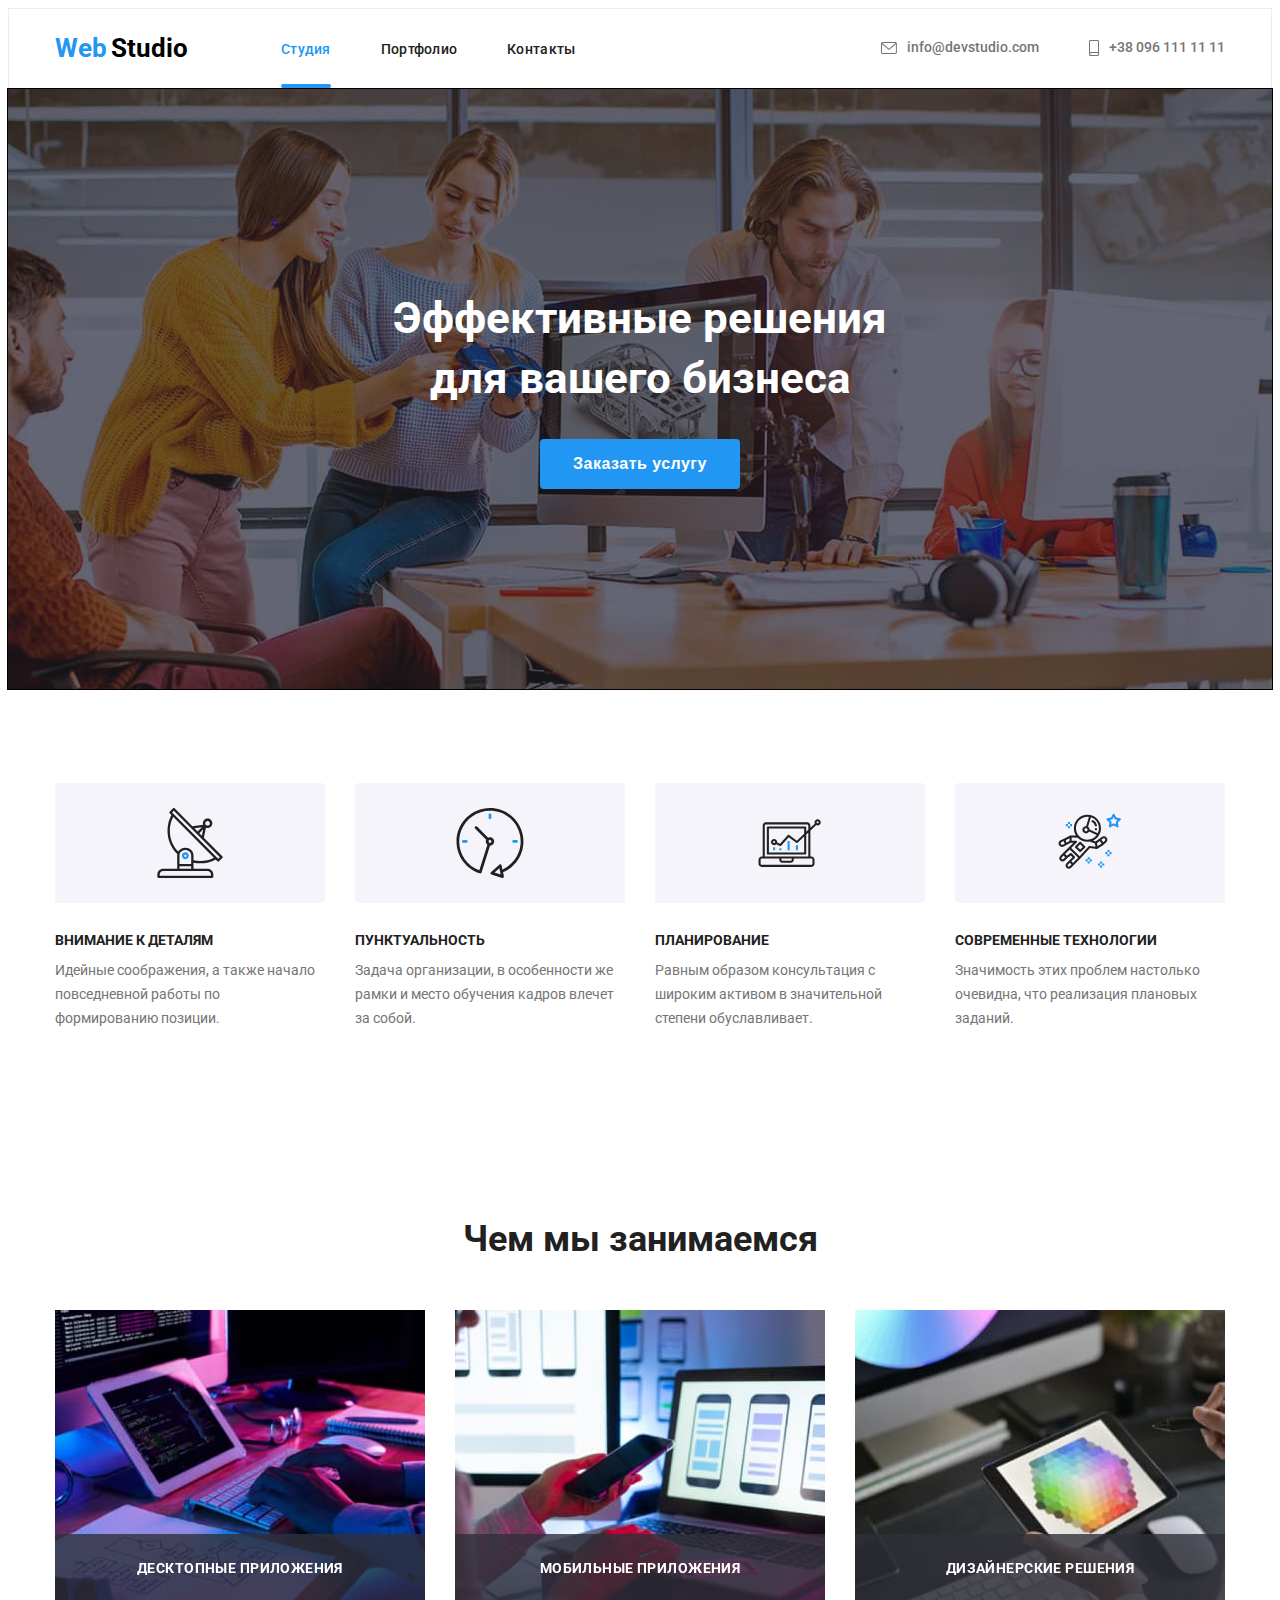
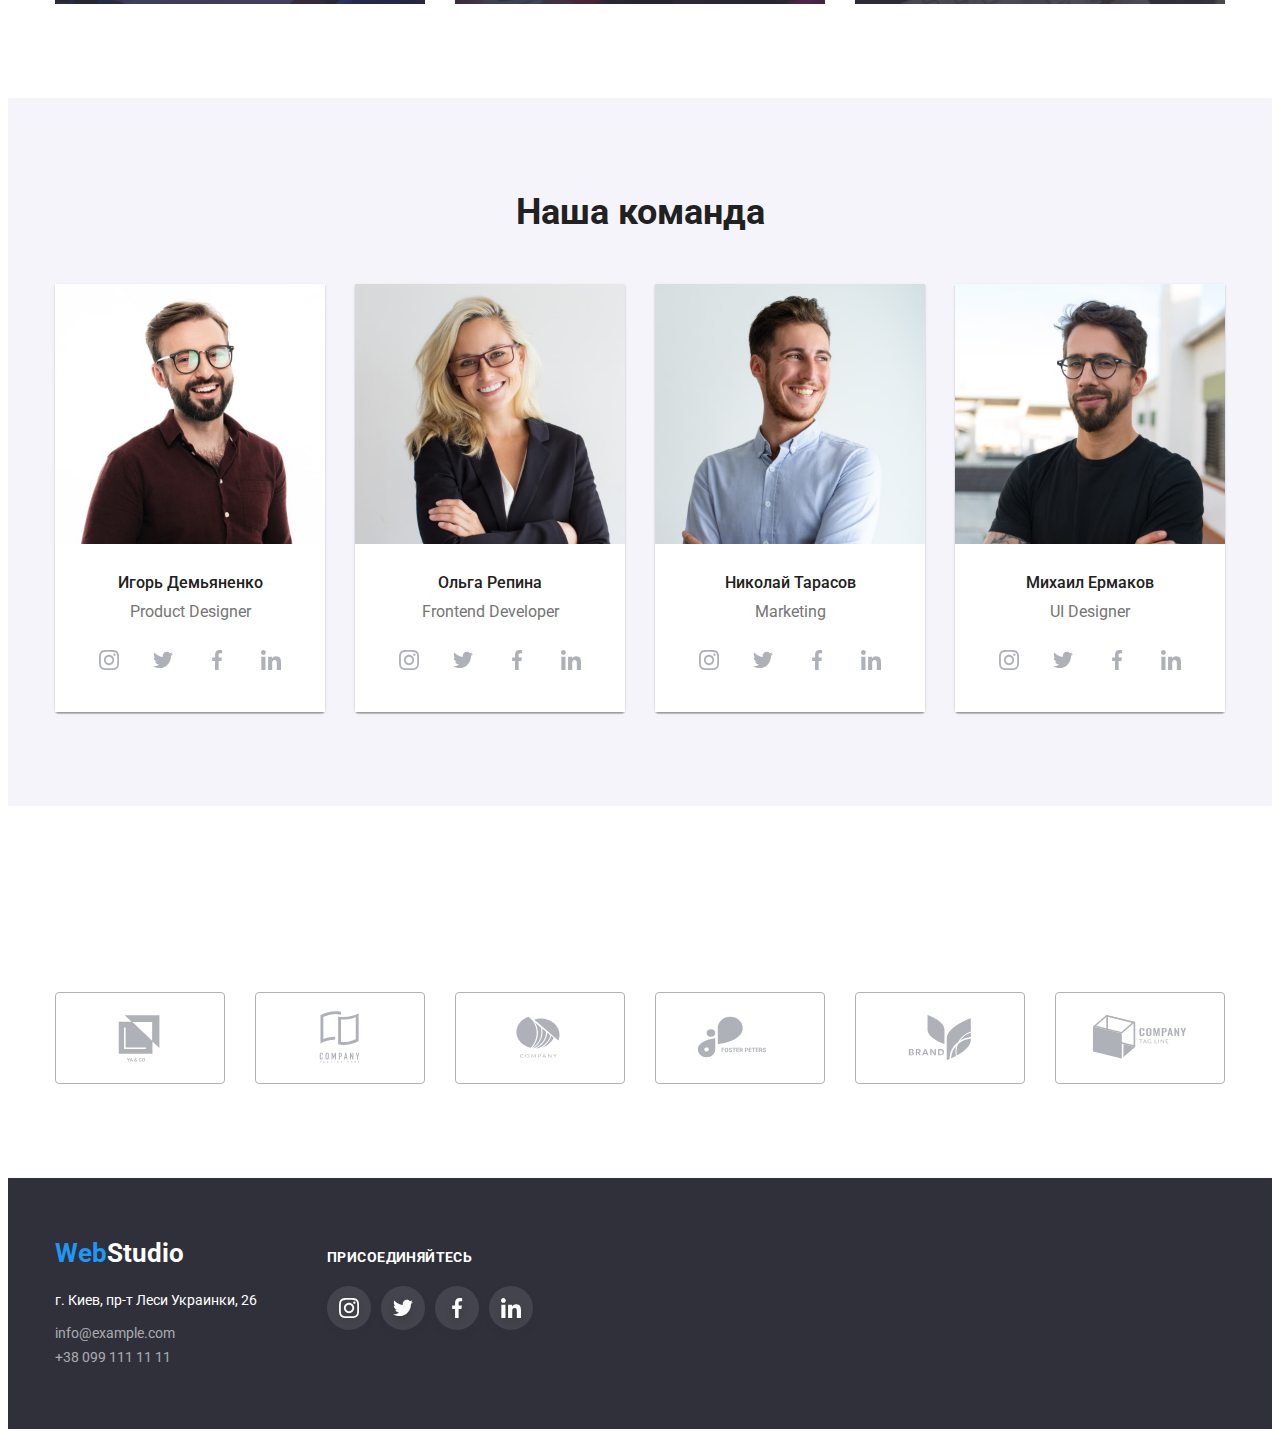
<file: index.html>
<!DOCTYPE html>
<html lang="ru">
  <head>
    <meta charset="UTF-8" />
    <meta http-equiv="X-UA-Compatible" content="IE=edge" />
    <meta name="viewport" content="width=device-width, initial-scale=1.0" />
    <title>Document</title>
    <link rel="preconnect" href="https://fonts.googleapis.com" />
    <link rel="preconnect" href="https://fonts.gstatic.com" crossorigin />

    <link
      rel="stylesheet"
      href="https://cdnjs.cloudflare.com/ajax/libs/modern-normalize/1.1.0/modern-normalize.min.css"
      integrity="sha512-wpPYUAdjBVSE4KJnH1VR1HeZfpl1ub8YT/NKx4PuQ5NmX2tKuGu6U/JRp5y+Y8XG2tV+wKQpNHVUX03MfMFn9Q=="
      crossorigin="anonymous"
      referrerpolicy="no-referrer"
    />
    <link rel="preconnect" href="https://fonts.googleapis.com">
<link rel="preconnect" href="https://fonts.gstatic.com" crossorigin>
<link href="https://fonts.googleapis.com/css2?family=Raleway:wght@700&family=Roboto:wght@400;500;700;900&display=swap" rel="stylesheet">
    <link rel="stylesheet" href="./css/styles.css" />
  </head>
  <body>
    <header class="header-nav">
      <div class="container">
        <!-- Верхняя линия -->
        <nav class="logo">
          <a href="" class="nav-logo"
            ><span class="logoweb">Web</span>
            <span class="logostudio"> Studio</span></a
          >
          <ul class="site-nav list">
            <li class="list-item"><a href="" class="site-nav-link current">Студия</a></li>
            <li class="list-item">
              <a href="./portfolio.html" class="site-nav-link ">Портфолио</a>
            </li>
            <li class="list-item"><a href="" class="site-nav-link ">Контакты</a></li>
          </ul>
        </nav>
        <ul class="auth-nav list">
          <li class="list-item">
            <a href="mailto:info@devstudio.com" class="auth-nav-link"><svg class="auth-nav-thumbnail-gmail" width="16" height="12">
              <use href="./image/symbol-defs.svg#icon-envelope"></use>
            </svg>
              info@devstudio.com</a>
            
          </li>
          <li class="list-item">
              
            <a  href="tel:+380961111111" class="auth-nav-link"><svg class="auth-nav-thumbnail-telefon" width="10" height="16">
              <use class="" href="./image/symbol-defs.svg#icon-smartphone"></use>
            </svg>
              +38 096 111 11 11
            </a>
          </li>
        </ul>
      </div>
    </header>
    <!-- Шапка профиля -->
    <main>
      
      <section class="heading-hero">
        <div class="overlya">
        <h1 class="hero-titele">
          Эффективные решения <br />для вашего бизнеса
        </h1>
        <button type="button" class="button" data-modal-open>Заказать услугу</button>
        </div>
        
        <div class="backrop is-hidden" data-modal>
          <div class="modal">

       <!-- <form action="" class="js-speaker-form">
         <h2>Оставьте свои данные, мы вам перезвоним</h2>
            <label for="">Имя</label>
               <input type="text" name="user-name">
            <label for="">Телефон</label>
               <input type="tel" name="tel" >
            <label for="mail">Почта</label>
               <input type="email" name="mail">
               <input type="checkbox" name="" value="">
            <button type="submit">Отправить</button>

      </form> -->
        
            <button data-modal-close class="button-exit" >
              <svg width="18" height="18" > <use href="./image/symbol-defs.svg#icon-close">
              </use></svg>
            </button>
          </div>
        </div>
       
      </section>
      

      <!-- Особенности -->

      <section class="section">
        <div class="container">
          <h2 class="visually-hidden">Наши преимущества</h2>
          <ul class="feature-list">
            <li class="feature-item">
              <div class="feature-box">
              <svg class="feature-icon"width="70" height="70">
                <use href="./image/symbol-defs.svg#icon-antenna"  ></use>
              </svg></div>
              <h3 class="feature-list-title">ВНИМАНИЕ К ДЕТАЛЯМ</h3>
              <p class="feature-list-text">
                Идейные соображения, а также начало повседневной работы по
                формированию позиции.
              </p>
            </li>
            <li class="feature-item">
              <div class="feature-box">
              <svg class="feature-icon"width="70" height="70">
                <use class="feature-icon-thumb" href="./image/symbol-defs.svg#icon-clock"></use>
              </svg></div>
              <h3 class="feature-list-title">ПУНКТУАЛЬНОСТЬ</h3>
              <p class="feature-list-text">
                Задача организации, в особенности же рамки и место обучения
                кадров влечет за собой.
              </p>
            </li>
            <li class="feature-item">
              <div class="feature-box">
              <svg class="feature-icon"width="70" height="70">
                <use href="./image/symbol-defs.svg#icon-diagram" ></use>
              </svg></div>
              <h3 class="feature-list-title">ПЛАНИРОВАНИЕ</h3>
              <p class="feature-list-text">
                Равным образом консультация с широким активом в значительной
                степени обуславливает.
              </p>
            </li>
            <li class="feature-item">
              <div class="feature-box">
              <svg class="feature-icon"width="70" height="70">
                <use href="./image/symbol-defs.svg#icon-astronaut" ></use>
              </svg></div>
              <h3 class="feature-list-title">СОВРЕМЕННЫЕ ТЕХНОЛОГИИ</h3>
              <p class="feature-list-text">
                Значимость этих проблем настолько очевидна, что реализация
                плановых заданий.
              </p>
            </li>
          </ul>
        </div>
      </section>
      <!-- Ознакомление  -->
      <section class="section-desc section">
        <div class="container">
          <h2 class="section-title">Чем мы занимаемся</h2>
          <ul class="section-fotowork">
            <li class="section-fotowork-box">
              <img class="section-img" src="image/box1.jpg" alt="работа версткой" width="370" />
              <h3 class="section-subtitle">Десктопные приложения</h3>
            </li>
            <li class="section-fotowork-box">
              <img src="image/box2.jpg" alt="работа с дизайном" width="370" />
              <h3 class="section-subtitle">Мобильные приложения</h3>
            </li>
            <li class="section-fotowork-box">
              <img src="image/box3.jpg" alt="работа с графикой" width="370" />
              <h3 class="section-subtitle">Дизайнерские решения</h3>
            </li>
          </ul>
        </div>
      </section>
      <!-- Команда -->

       <section class="section section-sectionimg">
        <div class="container">
          <h2 class="section-commands">Наша команда</h2>
          <ul class="team">
            <li class="team-item">
              <img src="image/img.jpg" alt="Игорь Демьяненко" width="270" />
              <div class="team-box">
                <h3 class="team-title">Игорь Демьяненко</h3>
                <p class="team-text">Product Designer</p>
                <ul class="team-socials">
                  <li class="team-list">                   
                     <a href="https://www.instagram.com/?hl=ru" class="team-list-link"> 
                      <svg  class="team-icon"width="20" height="20" >
                      <use href="./image/symbol-defs.svg#icon-instagram" >
                      </use>
                    </svg></a></li>
                     <li class="team-list"> 
                       <a href="https://www.instagram.com/?hl=ru" class="team-list-link"> <svg  class="team-icon"width="20" height="20" >
                      <use href="./image/symbol-defs.svg#icon-twitter" >
                      </use>
                    </svg></a></li>
                  <li class="team-list">  
                    <a href="https://www.instagram.com/?hl=ru" class="team-list-link"> <svg  class="team-icon"width="20" height="20" >
                      <use href="./image/symbol-defs.svg#icon-facebook" >
                      </use>
                    </svg></a></li>
                   <li class="team-list">
                      <a href="https://www.instagram.com/?hl=ru" class="team-list-link"> <svg  class="team-icon"width="20" height="20" >
                      <use href="./image/symbol-defs.svg#icon-linkedin" >
                      </use>
                    </svg></a>
                  </li>
                </ul>
              </div>
            </li>

            <li class="team-item">
              <img src="image/img1.1.jpg" alt="Ольга Репина" width="270" />
              <div class="team-box">
                <h3 class="team-title">Ольга Репина</h3>
                <p class="team-text">Frontend Developer</p>
                <ul class="team-socials">
                  <li class="team-list">                   
                      <a href="https://www.instagram.com/?hl=ru" class="team-list-link"> <svg  class="team-icon"width="20" height="20" >
                      <use href="./image/symbol-defs.svg#icon-instagram" >
                      </use>
                    </svg></a></li>
                     <li class="team-list"> 
                       <a href="https://www.instagram.com/?hl=ru" class="team-list-link"> <svg  class="team-icon"width="20" height="20" >
                      <use href="./image/symbol-defs.svg#icon-twitter" >
                      </use>
                    </svg></a></li>
                  <li class="team-list">  
                    <a href="https://www.instagram.com/?hl=ru" class="team-list-link"> <svg  class="team-icon"width="20" height="20" >
                      <use href="./image/symbol-defs.svg#icon-facebook" >
                      </use>
                    </svg></a></li>
                   <li class="team-list">
                      <a href="https://www.instagram.com/?hl=ru" class="team-list-link"> <svg  class="team-icon"width="20" height="20" >
                      <use href="./image/symbol-defs.svg#icon-linkedin" >
                      </use>
                    </svg></a>
                  </li>
                </ul>
              </div>
            </li>

            <li class="team-item">
              <img src="image/img1.2.jpg" alt="Николай Тарасов" width="270" />
              <div class="team-box">
                <h3 class="team-title">Николай Тарасов</h3>
                <p class="team-text">Marketing</p>
                <ul class="team-socials">
                  <li class="team-list">                   
                      <a href="https://www.instagram.com/?hl=ru" class="team-list-link"> <svg  class="team-icon"width="20" height="20" >
                      <use href="./image/symbol-defs.svg#icon-instagram" >
                      </use>
                    </svg></a></li>
                     <li class="team-list"> 
                       <a href="https://www.instagram.com/?hl=ru" class="team-list-link"> <svg  class="team-icon"width="20" height="20" >
                      <use href="./image/symbol-defs.svg#icon-twitter" >
                      </use>
                    </svg></a></li>
                  <li class="team-list">  
                    <a href="https://www.instagram.com/?hl=ru" class="team-list-link"> <svg  class="team-icon"width="20" height="20" >
                      <use href="./image/symbol-defs.svg#icon-facebook" >
                      </use>
                    </svg></a></li>
                   <li class="team-list">
                      <a href="https://www.instagram.com/?hl=ru" class="team-list-link"> <svg  class="team-icon"width="20" height="20" >
                      <use href="./image/symbol-defs.svg#icon-linkedin" >
                      </use>
                    </svg></a>
                  </li>
                </ul>
              </div>
            </li>

            <class class="team-item">
              <img src="image/img1.3.jpg" alt="Михаил Ермаков" width="270" />
              <div class="team-box">
                <h3 class="team-title">Михаил Ермаков</h3>
                <p class="team-text">UI Designer</p>
                <ul class="team-socials">
                  <li class="team-list">                   
                      <a href="https://www.instagram.com/?hl=ru" class="team-list-link"> <svg  class="team-icon"width="20" height="20" >
                      <use href="./image/symbol-defs.svg#icon-instagram" >
                      </use>
                    </svg></a></li>
                     <li class="team-list"> 
                       <a href="https://www.instagram.com/?hl=ru" class="team-list-link"> <svg  class="team-icon"width="20" height="20" >
                      <use href="./image/symbol-defs.svg#icon-twitter" >
                      </use>
                    </svg></a></li>
                  <li class="team-list">  
                    <a href="https://www.instagram.com/?hl=ru" class="team-list-link"> <svg  class="team-icon"width="20" height="20" >
                      <use href="./image/symbol-defs.svg#icon-facebook" >
                      </use>
                    </svg></a></li>
                   <li class="team-list">
                      <a href="https://www.instagram.com/?hl=ru" class="team-list-link"> <svg  class="team-icon"width="20" height="20" >
                      <use href="./image/symbol-defs.svg#icon-linkedin" >
                      </use>
                    </svg></a></li></ul></div>
            </class>
          </ul>
        </div>
      </section>
      <section class="section">
        <div class="container">
          <h2 class="section-text">Постоянные клиенты</h2>
          <ul class="section-list">
            <li class="section-items">
              <a class="section-link" href="">
              <svg class="section-socials" width="106" height="60">  
              <use href="./image/symbol-defs.svg#icon-Logotwo" ></use>
              </svg>
              </a>    
            </li>
            <li class="section-items">
              <a class="section-link" href="">
              <svg class="section-socials" width="106" height="60">  
              <use href="./image/symbol-defs.svg#icon-Logo" ></use>
              </svg>
              </a>   
            </li>
            <li class="section-items">
              <a class="section-link" href="">
              <svg class="section-socials" width="106" height="60">  
              <use href="./image/symbol-defs.svg#icon-Logothree" ></use>
              </svg>
              </a>   
            </li>
              <li  class="section-items">
                <a class="section-link" href="">
              <svg class="section-socials" width="106" height="60">  
              <use href="./image/symbol-defs.svg#icon-Logofour" ></use>
              </svg>
              </a>   
              </li>
              <li  class="section-items">
                <a class="section-link" href="">
              <svg class="section-socials" width="106" height="60">  
              <use href="./image/symbol-defs.svg#icon-Logofive" ></use>
              </svg>
              </a>   
              </li>
              <li class="section-items">
                <a class="section-link" href="">
              <svg class="section-socials" width="106" height="60">  
              <use href="./image/symbol-defs.svg#icon-Logosix" ></use>
              </svg>
              </a>   
              </li>
          </ul>
        </div>
      </section>
    </main>
    <!-- Подвал -->
    <footer class="footer">
      <div class="container content">
      <div class="footer-holder">
      <a href="" class="logofooter"
        ><span class="logoweb">Web</span
        ><span class="logostudioblack">Studio</span></a
      >
      <address class="address-text">
        
        <ul class="address-items">
          <li class="address-items-text">
            <a href="" class="address-items-link">г. Киев, пр-т Леси Украинки, 26</a>
          </li>
          <li><a href="" class="address-link">info@example.com</a></li>
          <li><a href="" class="address-link">+38 099 111 11 11</a></li>
        </ul> </div> 
       <div class="footer-box">
         <h2 class="footer-title">Присоединяйтесь</h2>
            <ul class="footer-socials">
                <li class="footer-list">                   
                    <a href="https://www.instagram.com/?hl=ru" class="footer-link"> <svg  class="footer-icon" width="20" height="20">
                      <use href="./image/symbol-defs.svg#icon-instagram" ></use></svg></a></li>
             <li class="footer-list">                   
                    <a href="https://twitter.com" class="footer-link"> <svg  class="footer-icon"width="20" height="20" >
                      <use href="./image/symbol-defs.svg#icon-twitter" ></use></svg></a></li>

            <li class="footer-list">                   
                    <a href="https://www.facebook.com" class="footer-link"> <svg  class="footer-icon" width="20" height="20">
                      <use href="./image/symbol-defs.svg#icon-facebook" ></use></svg></a></li>
                      <li class="footer-list">                   
                    <a href="https://ru.linkedin.com" class="footer-link"> <svg  class="footer-icon" width="20" height="20" >
                      <use href="./image/symbol-defs.svg#icon-linkedin"></use></svg></a></li>

             
             
                   
      </div>
      </div>
      <!-- <form>
  <label>
    Подпишитесь на рассылку
    <input type="email" name="email" placeholder="E-mail">
  </label>
  <button type="submit">Подписаться</button>
</form> -->
      </address>
    </footer>
    <script src="./js/modal.js"></script>
    <!-- <script>
    (() => {
  document.querySelector('.js-speaker-form').addEventListener('submit', e => {
    e.preventDefault();

    new FormData(e.currentTarget).forEach((value, name) =>
      console.log(`${name}: ${value}`),
    );
  });
})();
</script> -->
  </body>
</html>
</file>
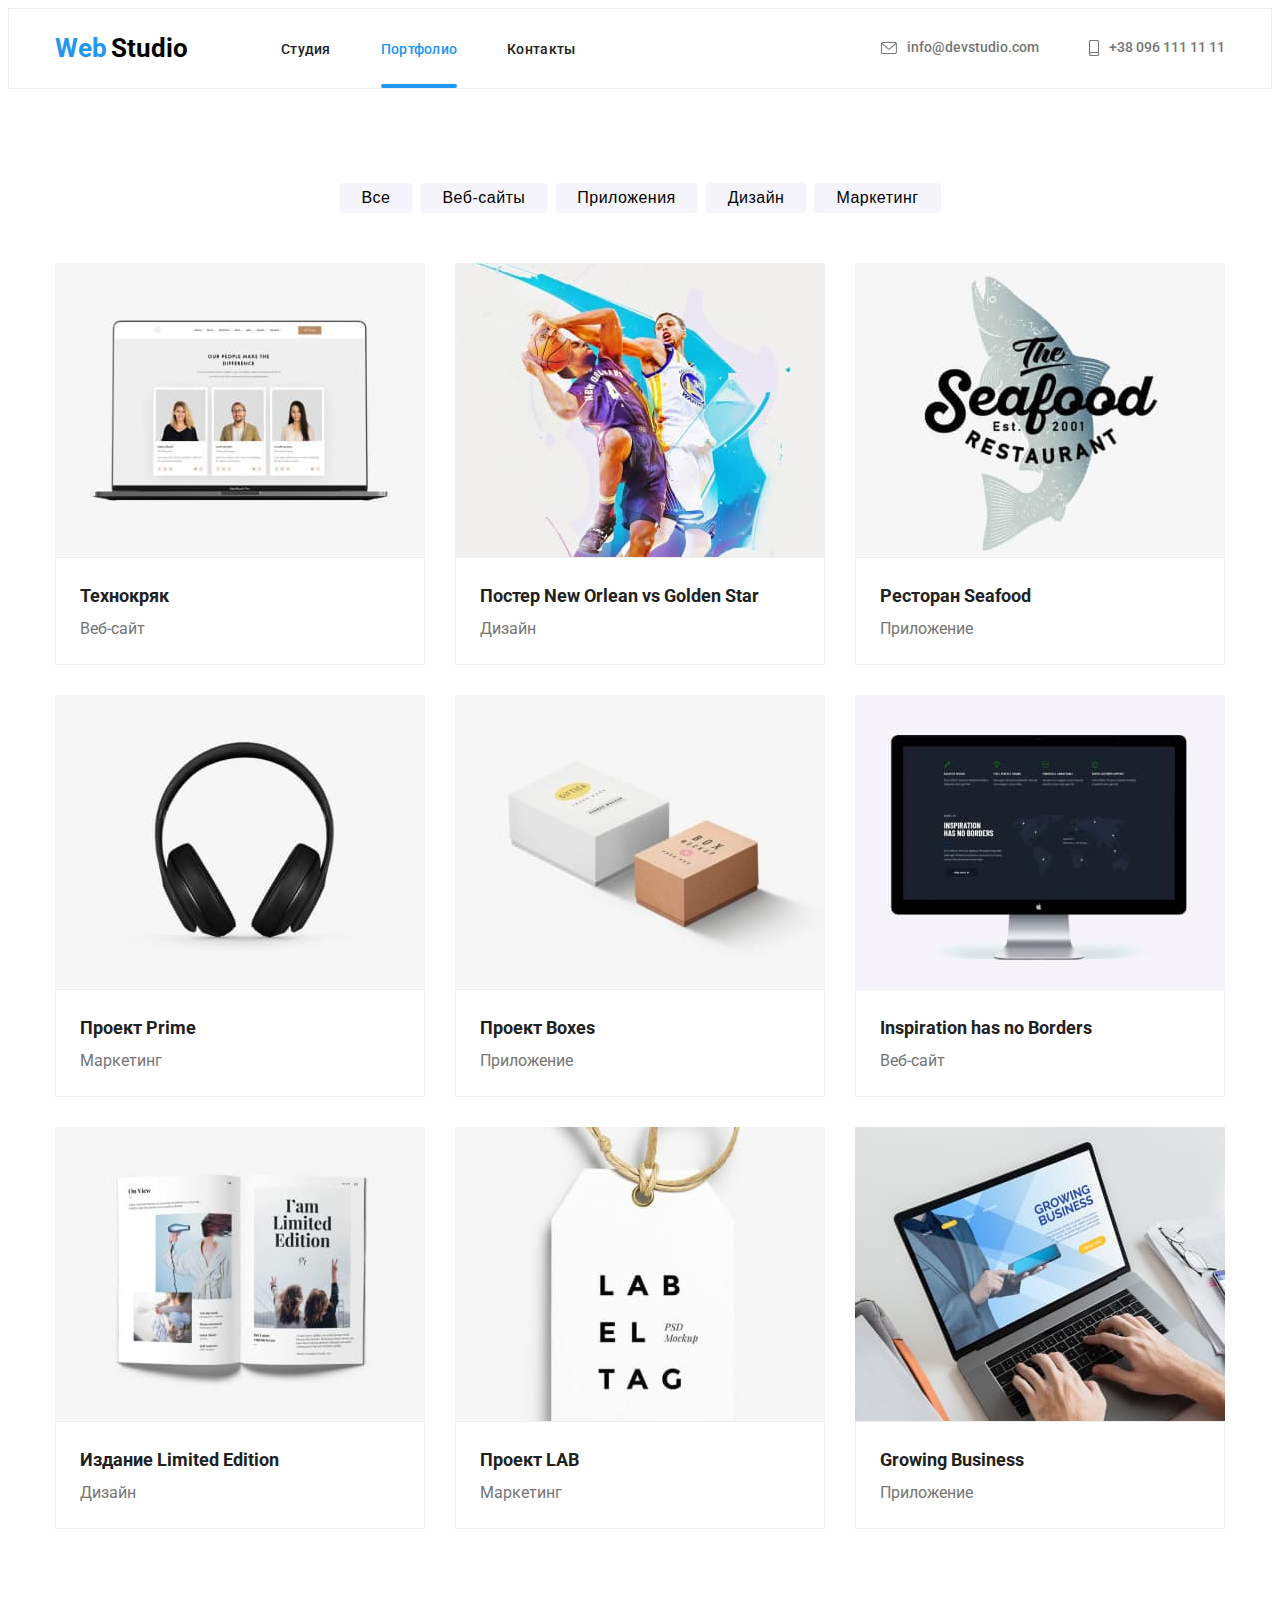
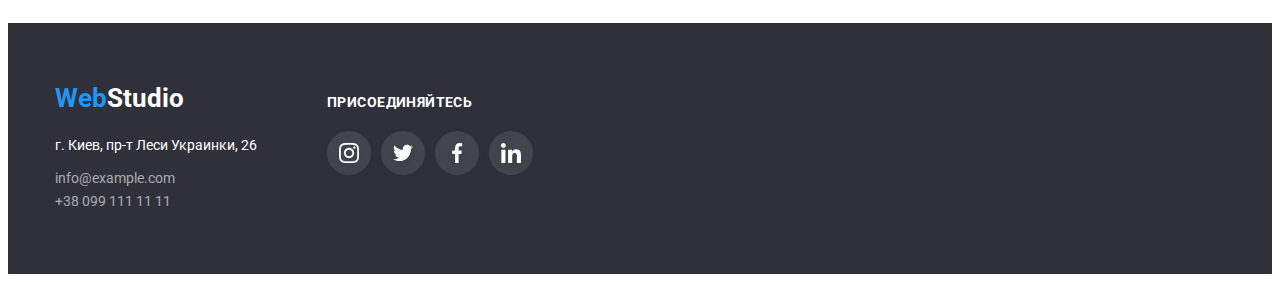
<file: portfolio.html>
<!DOCTYPE html>
<html lang="ru">
  <head>
    <meta charset="UTF-8" />
    <meta http-equiv="X-UA-Compatible" content="IE=edge" />
    <meta name="viewport" content="width=device-width, initial-scale=1.0" />
    <title>Document</title>
    <link
      rel="stylesheet"
      href="https://cdnjs.cloudflare.com/ajax/libs/modern-normalize/1.1.0/modern-normalize.min.css"
      integrity="sha512-wpPYUAdjBVSE4KJnH1VR1HeZfpl1ub8YT/NKx4PuQ5NmX2tKuGu6U/JRp5y+Y8XG2tV+wKQpNHVUX03MfMFn9Q=="
      crossorigin="anonymous"
      referrerpolicy="no-referrer"
    />

    <link rel="preconnect" href="https://fonts.googleapis.com" />
    <link rel="preconnect" href="https://fonts.gstatic.com" crossorigin />
    <link
      href="https://fonts.googleapis.com/css2?family=Raleway:wght@700&family=Roboto:wght@400;500;700;900&display=swap"
      rel="stylesheet"
    />
    <link rel="stylesheet" href="./css/styles.css" />
  </head>
  <body>
    <header class="header-nav">
      <div class="container">
        <!-- Верхняя линия -->
        <nav class="logo">
          <a href="" class="nav-logo"
            ><span class="logoweb">Web</span>
            <span class="logostudio"> Studio</span></a
          >
          <ul class="site-nav list">
            <li class="list-item"><a href="./index.html" class="site-nav-link">Студия</a></li>
            <li class="list-item">
              <a href="./portfolio.html" class="site-nav-link current">Портфолио</a>
            </li>
            <li class="list-item"><a href="" class="site-nav-link">Контакты</a></li>
          </ul>
        </nav>
        <ul class="auth-nav list">
          <li class="list-item">
            <a href="mailto:info@devstudio.com" class="auth-nav-link"><svg class="auth-nav-thumbnail-gmail" width="16" height="12">
              <use href="./image/symbol-defs.svg#icon-envelope"></use>
            </svg>
              info@devstudio.com</a>
            
          </li>
          <li class="list-item">
              
            <a  href="tel:+380961111111" class="auth-nav-link"><svg class="auth-nav-thumbnail-telefon" width="10" height="16">
              <use class="" href="./image/symbol-defs.svg#icon-smartphone"></use>
            </svg>
              +38 096 111 11 11
            </a>
          </li>
        </ul>
      </div>
    </header>
    <main></main>
      <section class="section">
        <div class="container">
          <h1 class="visually-hidden">Быстрый переход на страницу</h1>
          <ul class="button-menu">
            <li class="button-item"><button type="button" class="button-box">Все</button></li>
            <li class="button-item"><button type="button" class="button-box">Веб-сайты</button></li>
            <li class="button-item">
              <button type="button" class="button-box">Приложения</button>
            </li>
            <li class="button-item"><button type="button" class="button-box">Дизайн</button></li>
            <li class="button-item"><button type="button" class="button-box">Маркетинг</button></li>
          </ul>
          <ul class="section-table">
         <li class="table-img">    
                 <a href="" class="table-link">
                   <div class="table-overlay">
                    <img src="./image/img2.1.jpg" alt="Наш сайт" width="370" />
            <p class="table-text">Технокряк это современная площадка распространения коронавируса. Компании используют эту платформу для цифрового шпионажа и атак на защищённые сервера конкурентов.</p>

              </div>
                <div class="cards">
                <h2 class="description">Технокряк</h2>
                <p class="direction">Веб-сайт</p>
              </div></a>
            </li>
         <li class="table-img">
              <a href="" class="table-link">
                <div class="table-overlay">
                  <img
                src="./image/img2.2.jpg"
                alt="Динамическая картинка"
                width="370"
              />
              <p class="table-text">Технокряк это современная площадка распространения коронавируса. Компании используют эту платформу для цифрового шпионажа и атак на защищённые сервера конкурентов.</p>
              </div>
              <div class="cards">
                <h2 class="description">Постер New Orlean vs Golden Star</h2> 
                <p class="direction">Дизайн</p>
              </div></a>
            </li>
         <li class="table-img">
             <a href="" class="table-link"> 
               <div class="table-overlay">

               <img
                src="./image/img2.3.jpg"
                alt="Логотип ресторана"
                width="370"
              /><p class="table-text">Технокряк это современная площадка распространения коронавируса. Компании используют эту платформу для цифрового шпионажа и атак на защищённые сервера конкурентов.</p></div>
              <div class="cards">
                <h2 class="description">Ресторан Seafood</h2>
                <p class="direction">Приложение</p>
              </div></a>
            </li>
         <li class="table-img">
              <a href="" class="table-link">
                <div class="table-overlay">

                </class><img src="./image/img2.4.jpg" alt="Наушники" width="370" />
              <p class="table-text">Технокряк это современная площадка распространения коронавируса. Компании используют эту платформу для цифрового шпионажа и атак на защищённые сервера конкурентов.</p>
            </div>
                <div class="cards">
                <h2 class="description">Проект Prime</h2>
                <p class="direction">Маркетинг</p>
              </div></a>
            </li>
         <li class="table-img">
              <a href="" class="table-link">
                <div class="table-overlay">
                  <img src="./image/img2.5.jpg" alt="Коробки" width="370" />
             <p class="table-text">Технокряк это современная площадка распространения коронавируса. Компании используют эту платформу для цифрового шпионажа и атак на защищённые сервера конкурентов.</p>
            </div>
                <div class="cards">
                <h2 class="description">Проект Boxes</h2>
                <p class="direction">Приложение</p>
              </div></a>
            </li>
          <li class="table-img">
             <a href="" class="table-link"> 
               <div class="table-overlay">
                 <img src="./image/img2.6.jpg" alt="Монитор" width="370" />
              <p class="table-text">Технокряк это современная площадка распространения коронавируса. Компании используют эту платформу для цифрового шпионажа и атак на защищённые сервера конкурентов.</p>
            </div>
              <div class="cards">
                <h2 class="description">Inspiration has no Borders</h2>
                <p class="direction">Веб-сайт</p>
              </div></a>
            </li>

           <li class="table-img">
              <a href="" class="table-link">
                <div class="table-overlay">
                  <img src="./image/img2.7.jpg" alt="Книга" width="370" />
              <p class="table-text">Технокряк это современная площадка распространения коронавируса. Компании используют эту платформу для цифрового шпионажа и атак на защищённые сервера конкурентов.</p>
            </div>
                <div class="cards">
                <h2 class="description">Издание Limited Edition</h2>
                <p class="direction">Дизайн</p>
              </div></a>
            </li>
           <li class="table-img">
              <a href="" class="table-link">
                <div class="table-overlay">
                  <img src="./image/img2.8.jpg" alt="Бирка" width="370" />
              <p class="table-text">Технокряк это современная площадка распространения коронавируса. Компании используют эту платформу для цифрового шпионажа и атак на защищённые сервера конкурентов.</p>
            </div>
                <div class="cards">
                <h2 class="description">Проект LAB</h2>
                <p class="direction">Маркетинг</p>
              </div></a>
            </li>
           <li class="table-img">
              <a href="" class="table-link">
                <div class="table-overlay">
                  <img
                src="./image/img2.9.jpg"
                alt="Работа за ноутбуком"
                width="370"
              />
              <p class="table-text">Технокряк это современная площадка распространения коронавируса. Компании используют эту платформу для цифрового шпионажа и атак на защищённые сервера конкурентов.</p>
            </div>
              <div class="cards">
                <h3 class="description">Growing Business</h3>
                <p class="direction">Приложение</p>
              </div></a>
            </li>
          </ul>
        </div>
      </section>
    </main>
    <footer class="footer">
      <div class="container content">
      <div class="footer-holder">
      <a href="" class="logofooter"
        ><span class="logoweb">Web</span
        ><span class="logostudioblack">Studio</span></a
      >
      <address class="address-text">
        
        <ul class="address-items">
          <li class="address-items-text">
            <a href="" class="address-items-link">г. Киев, пр-т Леси Украинки, 26</a>
          </li>
          <li><a href="" class="address-link">info@example.com</a></li>
          <li><a href="" class="address-link">+38 099 111 11 11</a></li>
        </ul> </div> 
       <div class="footer-box">
         <h2 class="footer-title">Присоединяйтесь</h2>
            <ul class="footer-socials">
                <li class="footer-list">                   
                    <a href="https://www.instagram.com/?hl=ru" class="footer-link"> <svg  class="footer-icon" width="20" height="20">
                      <use href="./image/symbol-defs.svg#icon-instagram" ></use></svg></a></li>
             <li class="footer-list">                   
                    <a href="https://twitter.com" class="footer-link"> <svg  class="footer-icon"width="20" height="20" >
                      <use href="./image/symbol-defs.svg#icon-twitter" ></use></svg></a></li>

            <li class="footer-list">                   
                    <a href="https://www.facebook.com" class="footer-link"> <svg  class="footer-icon" width="20" height="20">
                      <use href="./image/symbol-defs.svg#icon-facebook" ></use></svg></a></li>
                      <li class="footer-list">                   
                    <a href="https://ru.linkedin.com" class="footer-link"> <svg  class="footer-icon" width="20" height="20" >
                      <use href="./image/symbol-defs.svg#icon-linkedin"></use></svg></a></li>          
      </div>
      </div>
      </address>
    </footer>
  </body>
</html>
</file>
<file: css/styles.css>
/* Основной текст #212121 */
/* вторичный текст #757575 */
/* основной фон #FFFFFF */
/* вторичный фон #EEEEEE */
/* текст порфолио #F5F4FA */
/* вставки #2196F3 */
*,
*::before,
*::after {
  box-sizing: border-box;
}
:root {
  --primary-text-color: #212121;
  --title-text-color: #757575;
  --accent-color: #2196f3;
  --main-background: #ffffff;
  --secondary-background: #eeeeee;
}

body {
  font-family: "Roboto", sans-serif;
  color: var(--primary-text-color);
  background-color: #ffffff;
}
p,
h1,
h2,
h3,
h4,
h5,
h6 {
  margin-top: 0;
  margin-bottom: 0;
}
ul {
  margin-top: 0;
  margin-bottom: 0;
  padding-left: 0;
}
img {
  display: block;
  /* width: auto; */
}
.list {
  list-style: none;
}
a {
  text-decoration: none;
}
.container {
  width: 1200px;
  padding-left: 15px;
  padding-right: 15px;
  margin: 0 auto;
}
.header-nav {
  padding-top: 24px;
  padding-bottom: 24px;
  border: 1px solid #ececec;
}
.header-nav .container {
  display: flex;
  align-items: center;
}
.logo {
  display: flex;
  align-items: center;
}
.nav-logo {
  margin-right: 93px;
}
/* sate nav */
.site-nav {
  display: flex;
  position: relative;
  letter-spacing: 0.02em;
}
.list-item-link:hover,
.list-item-link:focus {
  fill: var(--accent-color);
}
/* .list-item-link {
  width: 100%;
  height: 100%;
  align-items: center;
} */
.list-item:not(:last-child) {
  margin-right: 50px;
  fill: #757575;
}
.site-nav-link:not(:last-child) {
  margin-right: 50px;
}

.site-nav-link {
  position: relative;
  text-decoration: none;
  padding-top: 32px;
  padding-bottom: 30px;
  letter-spacing: 0.02em;
  font-weight: 500;
  font-size: 14px;
  line-height: 1.14;
  color: #212121;
  transition-property: color;
  transition-duration: 250ms;
  transition-timing-function: cubic-bezier(0.4, 0, 0.2, 1);
}
.current {
  color: var(--accent-color);
}
.current::after {
  position: absolute;
  display: block;
  content: "";
  height: 4px;
  min-width: 100%;
  border-radius: 2px;
  background-color: var(--accent-color);
  bottom: -1px;
}

.auth-nav {
  display: flex;
  margin-left: auto;
}

.auth-nav-link:last-child {
  display: flex;
  color: var(--title-text-color);
  font-weight: 500;
  font-size: 14px;
  line-height: 1.14;
  width: 100%;
  height: 100%;
  align-items: center;
  transition-property: color;
  transition-duration: 250ms;
  transition-timing-function: cubic-bezier(0.4, 0, 0.2, 1);
}

/* навигация */
.auth-nav-link:hover,
.auth-nav-link:focus {
  color: var(--accent-color);
}
.auth-nav-thumbnail-telefon {
  margin-right: 10px;
  fill: currentColor;
}
.auth-nav-thumbnail-gmail {
  margin-right: 10px;
  fill: currentColor;
}
.site-nav-link:hover,
.site-nav-link:focus {
  color: var(--accent-color);
}
li {
  list-style-type: none;
  /* Убираем маркеры */
}
/* logo */
.logoweb {
  font-weight: 700;
  font-size: 26px;
  line-height: 1.19;
  color: var(--accent-color);
  transition-property: color;
  transition-duration: 250ms;
  transition-timing-function: cubic-bezier(0.4, 0, 0.2, 1);
}
.logostudio {
  font-weight: 700;
  font-size: 26px;
  line-height: 1.19;
  color: #000;
}
.logostudioblack {
  font-weight: 700;
  font-size: 26px;
  line-height: 1.19;
  color: var(--main-background);
}

.overlya {
  height: 600px;
  outline: 1px solid black;
  max-width: 1600px;
  margin-left: auto;
  margin-right: auto;
  background-image: linear-gradient(
      to right,
      rgba(47, 48, 58, 0.4),
      rgba(47, 48, 58, 0.4)
    ),
    url(../image/Img4.1.jpg);
  background-repeat: no-repeat;
  background-position: center;
  background-size: cover;
}
.heading-hero {
  background-color: #2f303a;
}

.hero-titele {
  color: var(--main-background);
  font-size: 44px;
  line-height: 1.36;
  text-align: center;
  margin: 0;
  padding-top: 200px;
  /* padding-bottom: 200px; */
}
.button {
  display: inline-block;
  background: var(--accent-color);
  color: var(--main-background);
  font-weight: 700;
  font-size: 16px;
  line-height: 2;
  letter-spacing: 0.03em;
  cursor: pointer;
  width: 200px;
  height: 50px;
  position: relative;
  left: 50%;
  transform: translate(-50%, 0);
  margin-top: 30px;
  border: 0;
  border-radius: 4px;
  transition-property: background-color, box-shadow;
  transition-duration: 250ms;
  transition-timing-function: cubic-bezier(0.4, 0, 0.2, 1);
}

.button:hover {
  background: var(--accent-color);
  border-radius: 4px;
  color: var(--main-background);
}
/* model window */
.backrop.is-hidden {
  opacity: 0;
  pointer-events: none;
  visibility: visible;
}
.backrop.is-hidden.modal {
  transform: translate(-50%, -50%) scale(1.5);
  visibility: visible;
}
.backrop {
  position: fixed;
  top: 0;
  left: 0;
  width: 100%;
  height: 100%;
  background-color: rgba(0, 0, 0, 0.5);
  opacity: 1;
  transition: opacity 250ms cubic-bezier(0.4, 0, 0.2, 1),
    visibility 250ms cubic-bezier(0.4, 0, 0.2, 1);
}

.modal {
  position: absolute;
  top: 50%;
  left: 50%;
  transform: translate(-50%, -50%);
  width: 528px;
  height: 581px;
  background-color: #ffffff;
  box-shadow: 0px 1px 3px rgba(0, 0, 0, 0.12), 0px 1px 1px rgba(0, 0, 0, 0.14),
    0px 2px 1px rgba(0, 0, 0, 0.2);
  border-radius: 4px;
  transition-property: transform;
  transition-duration: 250ms;
  transition-timing-function: cubic-bezier(0.4, 0, 0.2, 1);
}

.button-exit {
  cursor: pointer;
  display: flex;
  width: 30px;
  height: 30px;
  border: 1px solid rgba(0, 0, 0, 0.01);
  background-color: transparent;
  border-radius: 50%;
  justify-content: center;
  align-items: center;
  position: absolute;
  top: 8px;
  right: 8px;
}

/* section */
.section {
  padding-top: 94px;
  padding-bottom: 94px;
}
.section-sectionimg {
  background-color: #f5f4fa;
  /* padding-top: 94px;
  padding-bottom: 94px; */
}
.section-desc {
  padding-top: 0px;
}
.visually-hidden {
  position: absolute;
  clip: rect(0 0 0 0);
  width: 1px;
  height: 1px;
  margin: -1px;
  font-weight: 700;
  font-size: 36px;
  line-height: 1.16;
  background-color: #ffffff;
  display: none;
  width: 1170px;
}
.section-title {
  font-weight: 700;
  font-size: 36px;
  line-height: 1.16;
  background-color: #ffffff;
  width: 1170px;
  text-align: center;
  margin-bottom: 50px;
}

.section-fotowork {
  display: flex;
  flex-wrap: wrap;
  margin-left: -30px;
}
.section-fotowork-box {
  position: relative;
  flex-basis: calc((100% - 3 * 30px) / 3);
  margin-left: 30px;
  max-width: 100%;
  height: auto;
}

.section-subtitle {
  position: absolute;
  bottom: 0;
  display: flex;
  margin: 0 auto;
  justify-content: center;
  align-items: center;
  width: 370px;
  height: 70px;
  font-weight: 700;
  font-size: 14px;
  line-height: 1.14;
  letter-spacing: 0.03em;
  text-transform: uppercase;
  background: rgba(47, 48, 58, 0.8);
  color: #fff;
}

.section-text {
  font-size: 14px;
  line-height: 1.14;
  text-align: center;
  letter-spacing: 0.03em;
  text-transform: uppercase;
  color: #ffff;
}
.section-img {
}
.team {
  display: flex;
  margin-left: -30px;
  justify-content: center;
}

.team-item {
  flex-basis: calс(100% / 4 - 30px);
  margin-left: 30px;
  box-shadow: 0px 1px 3px rgba(0, 0, 0, 0.12), 0px 1px 1px rgba(0, 0, 0, 0.14),
    0px 2px 1px rgba(0, 0, 0, 0.2);
  border-radius: 0px 0px 4px 4px;
}
.team-text {
  font-weight: normal;
  font-size: 16px;
  line-height: 1.18;
  color: var(--title-text-color);
  margin-top: 10px;
  text-align: center;
  margin-bottom: 16px;
}
.team-box {
  background-color: #ffffff;
  padding: 30px 0;
}
.section-commands {
  font-weight: 700;
  font-size: 36px;
  line-height: 1.16;
  text-align: center;
  margin-bottom: 50px;
}
.team-title {
  font-weight: 500;
  font-size: 16px;
  line-height: 1.18;
  text-align: center;
}

.direction {
  font-weight: normal;
  font-size: 16px;
  line-height: 1.87;
  color: var(--title-text-color);
}
.team-socials {
  display: flex;
  justify-content: center;
}
/* .team-list:not(:last-child) {
  margin-left: 22px;
} */
.team-list {
  width: 44px;
  height: 44px;
}
.team-list:not(:last-child) {
  margin-right: 10px;
}
.team-list-link {
  display: flex;
  fill: #afb1b8;
  width: 100%;
  height: 100%;
  border-radius: 50%;
  justify-content: center;
  align-items: center;
  transition-property: background-color;
  transition-duration: 250ms;
  transition-timing-function: cubic-bezier(0.4, 0, 0.2, 1);
}

/* .team-icon {
  fill: #afb1b8;
} */
.team-icon:hover,
.team-icon:focus {
  fill: var(--main-background);
  transition-property: fill;
  transition-duration: 250ms;
  transition-timing-function: cubic-bezier(0.4, 0, 0.2, 1);
}
.team-list-link:hover,
.team-list-link:focus {
  background-color: var(--accent-color);
  fill: var(--main-background);
  transition-property: fill;
  transition-duration: 250ms;
  transition-timing-function: cubic-bezier(0.4, 0, 0.2, 1);
}
/* Постоянные клиенты */
.section-text {
  text-align: center;
  font-size: 36px;
  line-height: 1.16;
  letter-spacing: 0.03em;
  justify-content: center;
  margin-bottom: 50px;
}
.section-list {
  display: flex;
}

.section-items {
  flex-basis: calc((100% - 150px) / 6);
  width: 170px;
  height: 92px;
}

.section-items:not(:first-child) {
  margin-left: 30px;
}
.section-socials :hover .section-socials :focus {
  border: var(--accent-color);
}
.section-link {
  display: flex;
  width: 100%;
  height: 100%;
  justify-content: center;
  align-items: center;
  border: 1px solid #afb1b8;
  color: #afb1b8;
  padding-top: 16px;
  padding-bottom: 16px;
  border-radius: 4px;

  transition-property: border-color;
  transition-duration: 250ms;
  transition-timing-function: cubic-bezier(0.4, 0, 0.2, 1);
}
.section-socials:hover,
.section-socials:focus {
  fill: var(--accent-color);
}

.section-link:hover,
.section-link:focus {
  color: var(--accent-color);
  border-color: var(--accent-color);
}
.section-socials {
  justify-content: center;
  fill: currentColor;
  transition-property: fill;
  transition-duration: 250ms;
  transition-timing-function: cubic-bezier(0.4, 0, 0.2, 1);
}
/* features */

.section-peopel {
  display: flex;
}
.feature-list {
  display: flex;
}
.feature-item:not(:first-child) {
  margin-left: 30px;
}

.feature-box {
  display: flex;
  height: 120px;
  background-color: #f5f4fa;
  border-radius: 4px;
  margin-bottom: 30px;
  justify-content: center;
  align-items: center;
  /* padding: 25px 0; */
}

.feature-list-title {
  font-weight: 700;
  font-size: 14px;
  line-height: 1.14;
  margin-bottom: 10px;
}
.feature-list-text {
  font-weight: normal;
  font-size: 14px;
  line-height: 1.71;
  color: var(--title-text-color);
  width: 270px;
}
/* portfolio */

.button-menu {
  display: flex;
  margin-bottom: 50px;
  justify-content: center;
}
.button-item:not(:first-child) {
  margin-left: 8px;
}

.section {
  padding: 94px 0;
}

.button-box:hover,
.button-box:focus {
  background: var(--accent-color);
  border-radius: 4px;
  color: var(--main-background);
  box-shadow: 0px 3px 1px rgba(0, 0, 0, 0.1), 0px 1px 2px rgba(0, 0, 0, 0.08),
    0px 2px 2px rgba(0, 0, 0, 0.12);
  border-radius: 4px;
}
.button-box {
  display: inline-block;
  /* color: var(--primary-text-color); */
  background-color: #f5f4fa;
  font-weight: 500;
  font-size: 16px;
  line-height: 1, 62;
  letter-spacing: 0.03em;
  position: relative;
  left: 50%;
  transform: translate(-50%, 0);
  text-align: center;
  border-radius: 4px;
  border: 0;
  padding: 6px 22px 6px 22px;
  cursor: pointer;
  transition-property: color, background-color, box-shadow;
  transition-duration: 250ms;
  transition-timing-function: cubic-bezier(0.4, 0, 0.2, 1);
}
.table-link {
  display: block;
  box-sizing: border-box;
  transition-property: box-shadow;
  transition-duration: 250ms;
  transition-timing-function: cubic-bezier(0.4, 0, 0.2, 1);
}
.table-link:hover,
.table-link:focus {
  box-shadow: 0px 1px 1px rgba(0, 0, 0, 0.12), 0px 4px 4px rgba(0, 0, 0, 0.06),
    1px 4px 6px rgba(0, 0, 0, 0.16);
}
.table-link {
  transition-duration: 250ms;
  transition-timing-function: cubic-bezier(0.4, 0, 0.2, 1);
}

.cards {
  padding: 20px 24px 20px 24px;
  border: 1px solid #eeeeee;
}

.description {
  font-weight: 700;
  font-size: 18px;
  line-height: 2;
  color: var(--primary-text-color);
}
.section-table {
  display: flex;
  flex-wrap: wrap;
  margin-left: -30px;
  margin-bottom: -30px;
}
.table-img {
  flex-basis: calc((100% - 9 * 30px) / 3);
  margin-left: 30px;
  margin-bottom: 30px;
}
.table-overlay {
  position: relative;
  overflow: hidden;
}
.table-text {
  position: absolute;
  top: 0;
  left: 0;
  background-color: #2196f3;
  padding: 63px 24px;
  font-size: 18px;
  line-height: 1.55;
  letter-spacing: 0.03em;
  color: #ffffff;
  width: 100%;
  height: 100%;
  transform: translateY(100%);
  transition-property: transform;
  transition-duration: 250ms;
  transition-timing-function: cubic-bezier(0.4, 0, 0.2, 1);
}
.table-link:hover .table-text,
.table-link:focus .table-text {
  transform: translateY(0);
}
/* Footer */
.footer-holder {
  align-items: baseline;
}
.footer {
  display: flex;
  padding-top: 60px;
  padding-bottom: 60px;
  background-color: #2f303a;
}
.content {
  display: flex;
  align-items: baseline;
}
.address-items-link {
  font-style: normal;
  font-size: 14px;
  line-height: 1.71;
  color: var(--main-background);
  transition-property: color;
  transition-duration: 250ms;
  transition-timing-function: cubic-bezier(0.4, 0, 0.2, 1);
}
.address-text {
  margin-top: 20px;
}
.address-items-text {
  margin-bottom: 9px;
}
.address-link {
  font-style: normal;
  font-weight: normal;
  font-size: 14px;
  line-height: 1.71;
  color: rgba(255, 255, 255, 0.6);
}
.footer-box {
  margin-left: 70px;
}
.footer-title {
  font-size: 14px;
  line-height: 1.14;
  letter-spacing: 0.03em;
  text-transform: uppercase;
  color: #ffffff;
  margin-bottom: 20px;
}
.footer-socials {
  display: flex;
}
.footer-list {
  width: 44px;
  height: 44px;
}
.footer-list:not(:last-child) {
  margin-right: 10px;
}
.footer-link {
  display: flex;
  justify-content: center;
  align-items: center;
  width: 100%;
  height: 100%;
  border-radius: 50%;
  filter: drop-shadow(0px 4px 4px rgba(0, 0, 0, 0.25));
  background: rgba(255, 255, 255, 0.1);
  transition-property: background-color;
  transition-duration: 250ms;
  transition-timing-function: cubic-bezier(0.4, 0, 0.2, 1);
}
.footer-icon {
  fill: rgb(252, 252, 252);
  transition-property: fill;
  transition-duration: 250ms;
  transition-timing-function: cubic-bezier(0.4, 0, 0.2, 1);
}

.footer-link:hover,
.footer-link:focus {
  background-color: var(--accent-color);
  fill: var(--main-background);
}
</file>
